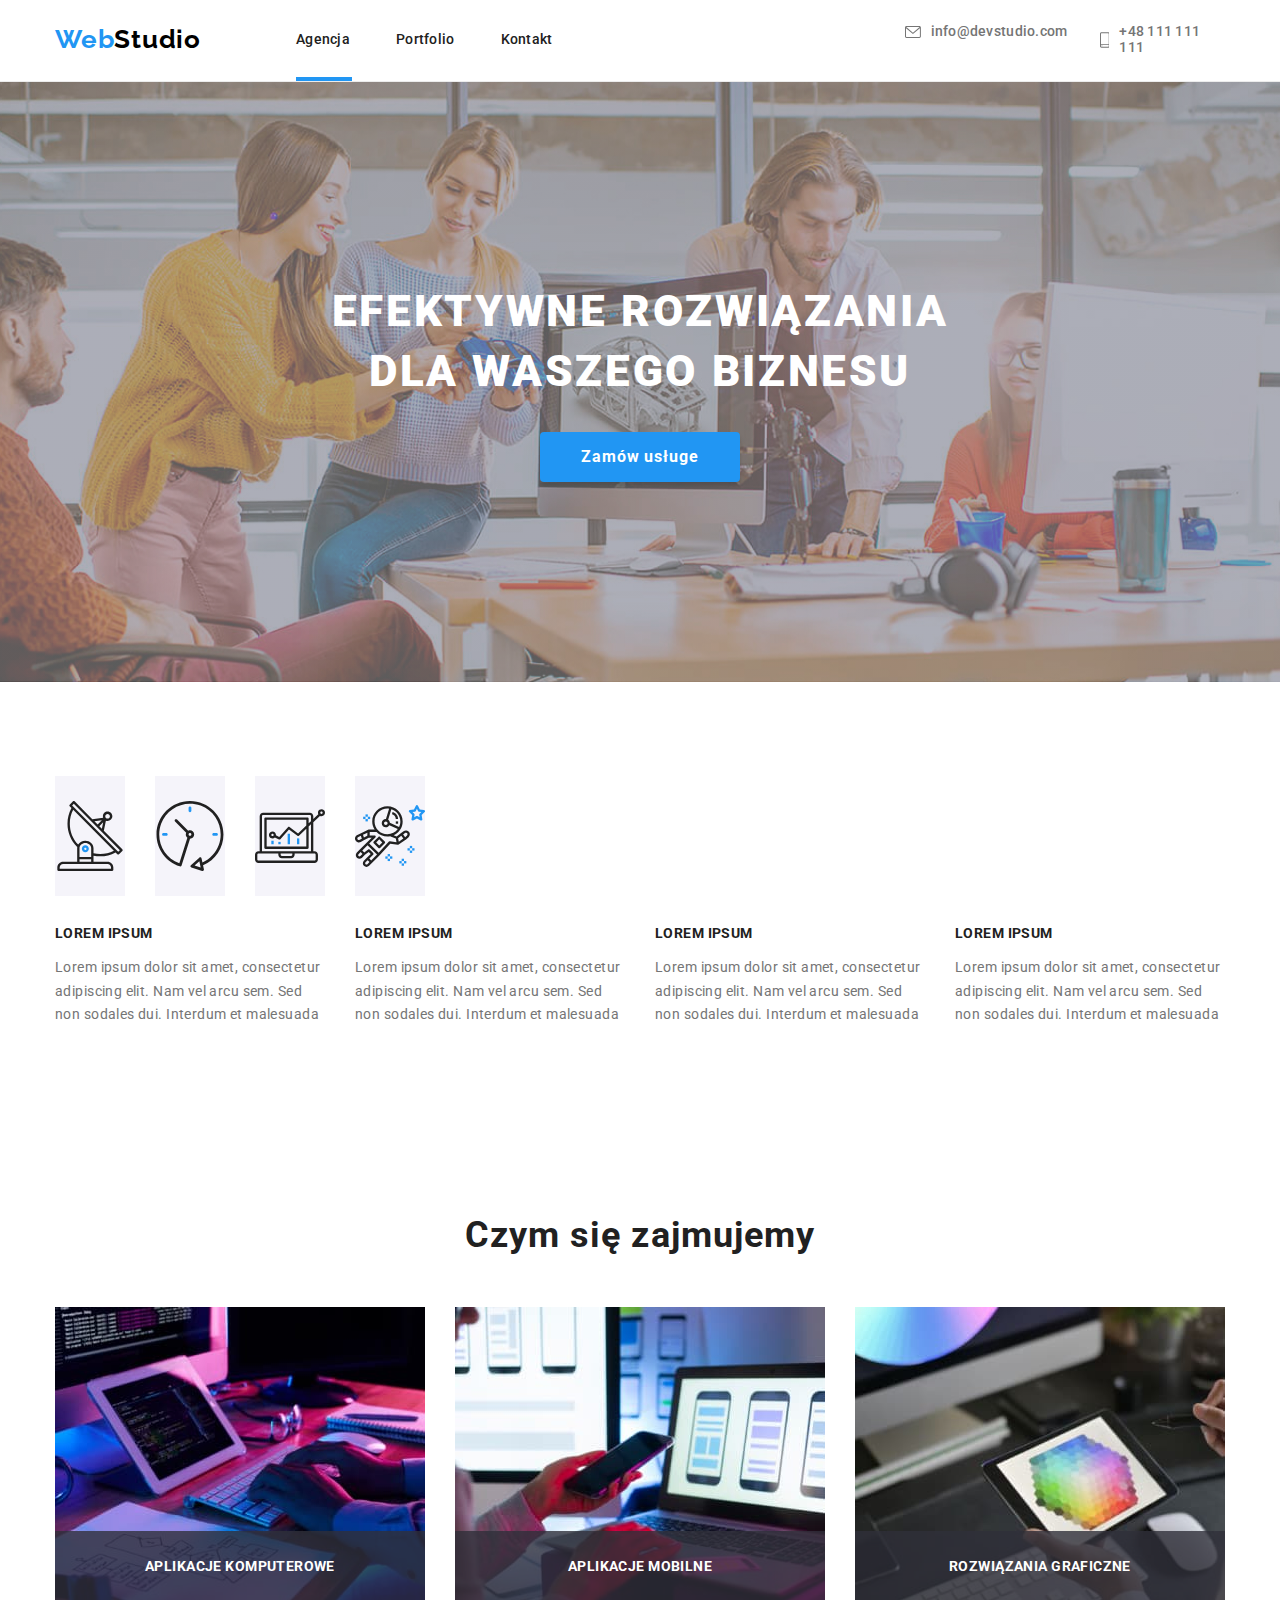
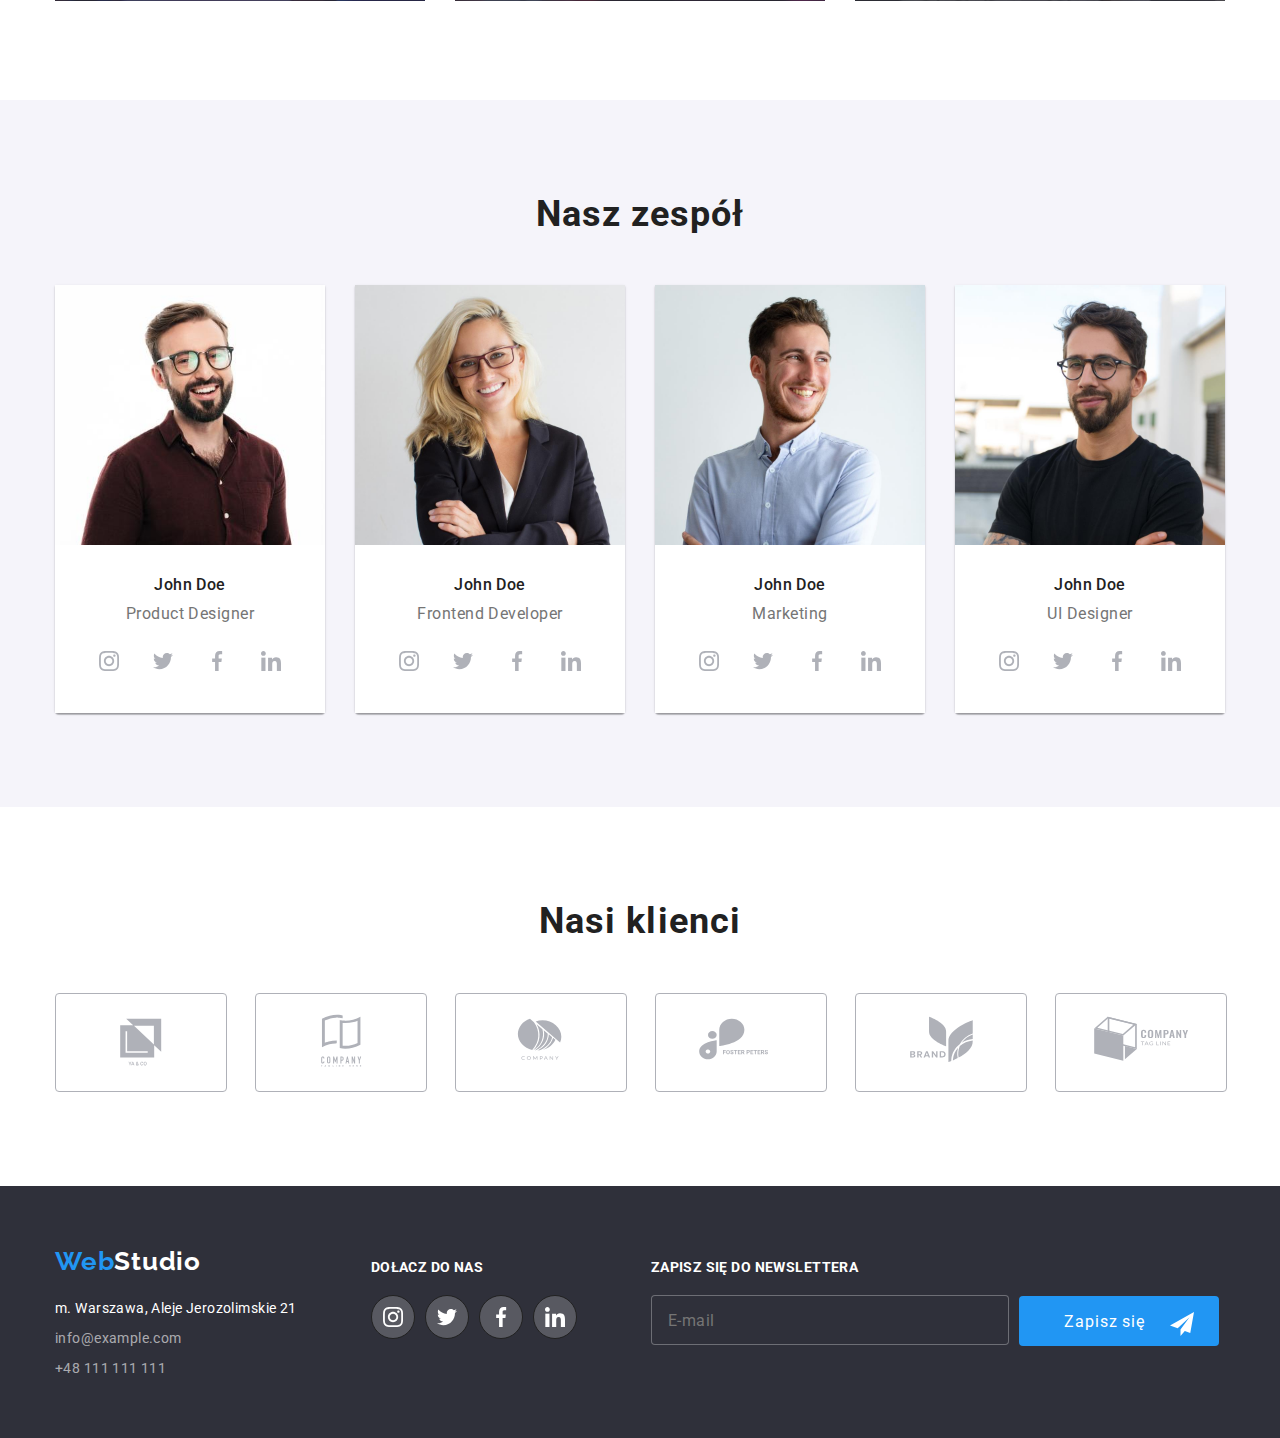
<file: index.html>
<!DOCTYPE html>
<html lang="pl">
  <head>
    <meta charset="UTF-8" />
    <meta http-equiv="X-UA-Compatible" content="IE=edge" />
    <meta name="viewport" content="width=device-width, initial-scale=1.0" />
    <title>Studio</title>
    <link rel="preconnect" href="https://fonts.googleapis.com" />
    <link rel="preconnect" href="https://fonts.gstatic.com" crossorigin />
    <link rel="stylesheet" href="./css/modern-normalize.css" />
    <link
      href="https://fonts.googleapis.com/css2?family=Raleway:wght@700&family=Roboto:wght@400;500;700;900&display=swap"
      rel="stylesheet"
    />
    <link href="./css/styles.css" rel="stylesheet" />
  </head>
  <body>
    <header class="menu">
      <div class="container">
        <div class="navigation-bar">
          <a class="logo" href="index.html"
            ><span class="first-word">Web</span
            ><span class="second-word">Studio</span></a
          >
          <nav class="main-navigation">
            <ul>
              <li><a class="link-nav index" href="index.html">Agencja</a></li>
              <li><a class="link-nav" href="portfolio.html">Portfolio</a></li>
              <li><a class="link-nav" href="#">Kontakt</a></li>
            </ul>
          </nav>
        </div>
        <ul class="contacts">
          <li>
            <a class="contact" href="mailto:info@devstudio.com">
              <svg width="16" height="12">
                <use href="./images/icons.svg#icon-envelope"></use>
              </svg>
              info@devstudio.com</a
            >
          </li>
          <li>
            <a class="contact" href="tel:+48111111111">
              <svg width="10" height="16">
                <use href="./images/icons.svg#icon-smartphone"></use>
              </svg>
              +48 111 111 111</a
            >
          </li>
        </ul>
      </div>
    </header>
    <main>
      <section class="section main-box">
        <div class="container">
          <h1>EFEKTYWNE ROZWIĄZANIA DLA WASZEGO BIZNESU</h1>
          <button class="main-button" type="button" data-modal-open>
            Zamów usługe
          </button>
        </div>
      </section>
      <section class="section features">
        <div class="container">
          <h2 class="hidden-header">Lorem</h2>
          <ul class="feature-pictures">
            <li>
              <svg width="70" height="70">
                <use href="./images/icons.svg#icon-antenna"></use>
              </svg>
            </li>
            <li>
              <svg width="70" height="70">
                <use href="./images/icons.svg#icon-clock"></use>
              </svg>
            </li>
            <li>
              <svg width="70" height="70">
                <use href="./images/icons.svg#icon-diagram"></use>
              </svg>
            </li>
            <li>
              <svg width="70" height="70">
                <use href="./images/icons.svg#icon-astronaut"></use>
              </svg>
            </li>
          </ul>

          <ul class="feature-list">
            <li>
              <h3 class="feature">LOREM IPSUM</h3>
              <p class="feature-description">
                Lorem ipsum dolor sit amet, consectetur adipiscing elit. Nam vel
                arcu sem. Sed non sodales dui. Interdum et malesuada
              </p>
            </li>
            <li>
              <h3 class="feature">LOREM IPSUM</h3>
              <p class="feature-description">
                Lorem ipsum dolor sit amet, consectetur adipiscing elit. Nam vel
                arcu sem. Sed non sodales dui. Interdum et malesuada
              </p>
            </li>
            <li>
              <h3 class="feature">LOREM IPSUM</h3>
              <p class="feature-description">
                Lorem ipsum dolor sit amet, consectetur adipiscing elit. Nam vel
                arcu sem. Sed non sodales dui. Interdum et malesuada
              </p>
            </li>
            <li>
              <h3 class="feature">LOREM IPSUM</h3>
              <p class="feature-description">
                Lorem ipsum dolor sit amet, consectetur adipiscing elit. Nam vel
                arcu sem. Sed non sodales dui. Interdum et malesuada
              </p>
            </li>
          </ul>
        </div>
      </section>

      <section class="section services">
        <div class="container">
          <h2>Czym się zajmujemy</h2>
          <ul class="images-services">
            <li>
              <div class="images-services-item">
                <img
                  src="./images/box1.jpg"
                  width="370"
                  height="294"
                  alt="programista piszący kod"
                />
                <div class="name-services">
                  <p>Aplikacje komputerowe</p>
                </div>
              </div>
            </li>
            <li>
              <div class="images-services-item">
                <img
                  src="./images/box2.jpg"
                  width="370"
                  height="294"
                  alt="programowanie smartfona"
                />
                <div class="name-services">
                  <p>Aplikacje mobilne</p>
                </div>
              </div>
            </li>
            <li>
              <div class="images-services-item">
                <img
                  src="./images/box3.jpg"
                  width="370"
                  height="294"
                  alt="stylowanie kolorów"
                />
                <div class="name-services">
                  <p>Rozwiązania graficzne</p>
                </div>
              </div>
            </li>
          </ul>
        </div>
      </section>
      <section class="section team">
        <div class="container">
          <h2>Nasz zespół</h2>
          <ul class="photo-team">
            <li>
              <figure class="team-card">
                <div>
                  <img
                    src="./images/img1.jpg"
                    width="270"
                    height="260"
                    alt="zdjęcie członka zespołu"
                  />
                </div>
                <figcaption class="photo-caption-team">
                  <p class="name-team-member">John Doe</p>
                  <p class="position-team-member">Product Designer</p>
                  <ul class="social-media">
                    <li>
                      <div class="circle">
                        <svg width="20" height="20">
                          <use href="./images/icons.svg#icon-instagram"></use>
                        </svg>
                      </div>
                    </li>
                    <li>
                      <div>
                        <svg width="20" height="20">
                          <use href="./images/icons.svg#icon-twitter"></use>
                        </svg>
                      </div>
                    </li>
                    <li>
                      <div>
                        <svg width="20" height="20">
                          <use href="./images/icons.svg#icon-facebook"></use>
                        </svg>
                      </div>
                    </li>
                    <li>
                      <div>
                        <svg width="20" height="20">
                          <use href="./images/icons.svg#icon-linkedin"></use>
                        </svg>
                      </div>
                    </li>
                  </ul>
                </figcaption>
              </figure>
            </li>
            <li>
              <figure class="team-card">
                <div>
                  <img
                    src="./images/img2.jpg"
                    width="270"
                    height="260"
                    alt="zdjęcie członka zespołu"
                  />
                </div>
                <figcaption class="photo-caption-team">
                  <p class="name-team-member">John Doe</p>
                  <p class="position-team-member">Frontend Developer</p>
                  <ul class="social-media">
                    <li>
                      <div class="circle">
                        <svg width="20" height="20">
                          <use href="./images/icons.svg#icon-instagram"></use>
                        </svg>
                      </div>
                    </li>
                    <li>
                      <div>
                        <svg width="20" height="20">
                          <use href="./images/icons.svg#icon-twitter"></use>
                        </svg>
                      </div>
                    </li>
                    <li>
                      <div>
                        <svg width="20" height="20">
                          <use href="./images/icons.svg#icon-facebook"></use>
                        </svg>
                      </div>
                    </li>
                    <li>
                      <div>
                        <svg width="20" height="20">
                          <use href="./images/icons.svg#icon-linkedin"></use>
                        </svg>
                      </div>
                    </li>
                  </ul>
                </figcaption>
              </figure>
            </li>
            <li>
              <figure class="team-card">
                <div>
                  <img
                    src="./images/img3.jpg"
                    width="270"
                    height="260"
                    alt="zdjęcie członka zespołu"
                  />
                </div>
                <figcaption class="photo-caption-team">
                  <p class="name-team-member">John Doe</p>
                  <p class="position-team-member">Marketing</p>
                  <ul class="social-media">
                    <li>
                      <div class="circle">
                        <svg width="20" height="20">
                          <use href="./images/icons.svg#icon-instagram"></use>
                        </svg>
                      </div>
                    </li>
                    <li>
                      <div>
                        <svg width="20" height="20">
                          <use href="./images/icons.svg#icon-twitter"></use>
                        </svg>
                      </div>
                    </li>
                    <li>
                      <div>
                        <svg width="20" height="20">
                          <use href="./images/icons.svg#icon-facebook"></use>
                        </svg>
                      </div>
                    </li>
                    <li>
                      <div>
                        <svg width="20" height="20">
                          <use href="./images/icons.svg#icon-linkedin"></use>
                        </svg>
                      </div>
                    </li>
                  </ul>
                </figcaption>
              </figure>
            </li>
            <li>
              <figure class="team-card">
                <div>
                  <img
                    src="./images/img4.jpg"
                    width="270"
                    height="260"
                    alt="zdjęcie członka zespołu"
                  />
                </div>
                <figcaption class="photo-caption-team">
                  <p class="name-team-member">John Doe</p>
                  <p class="position-team-member">UI Designer</p>
                  <ul class="social-media">
                    <li>
                      <div>
                        <svg width="20" height="20">
                          <use href="./images/icons.svg#icon-instagram"></use>
                        </svg>
                      </div>
                    </li>
                    <li>
                      <div>
                        <svg width="20" height="20">
                          <use href="./images/icons.svg#icon-twitter"></use>
                        </svg>
                      </div>
                    </li>
                    <li>
                      <div>
                        <svg width="20" height="20">
                          <use href="./images/icons.svg#icon-facebook"></use>
                        </svg>
                      </div>
                    </li>
                    <li>
                      <div>
                        <svg width="20" height="20">
                          <use href="./images/icons.svg#icon-linkedin"></use>
                        </svg>
                      </div>
                    </li>
                  </ul>
                </figcaption>
              </figure>
            </li>
          </ul>
        </div>
      </section>

      <section class="section">
        <div class="container">
          <h2>Nasi klienci</h2>
          <ul class="our-customers">
            <li>
              <svg width="170" height="92">
                <use href="./images/icons.svg#icon-Client-1"></use>
              </svg>
            </li>
            <li>
              <svg width="170" height="92">
                <use href="./images/icons.svg#icon-Client-2"></use>
              </svg>
            </li>
            <li>
              <svg width="170" height="92">
                <use href="./images/icons.svg#icon-Client-3"></use>
              </svg>
            </li>
            <li>
              <svg width="170" height="92">
                <use href="./images/icons.svg#icon-Client-4"></use>
              </svg>
            </li>
            <li>
              <svg width="170" height="92">
                <use href="./images/icons.svg#icon-Client-5"></use>
              </svg>
            </li>
            <li>
              <svg width="170" height="92">
                <use href="./images/icons.svg#icon-Client-6"></use>
              </svg>
            </li>
          </ul>
        </div>
      </section>
    </main>
    <footer class="contact-info">
      <div class="container">
        <div class="column1">
          <a class="logo-footer" href="index.html"
            ><span class="first-word-footer">Web</span
            ><span class="second-word-footer">Studio</span></a
          >

          <address class="address">m. Warszawa, Aleje Jerozolimskie 21</address>
          <ul>
            <li>
              <a class="footer-contact" href="mailto:info@example.com">
                info@example.com</a
              >
            </li>
            <li>
              <a class="footer-contact" href="tel:+48111111111">
                +48 111 111 111</a
              >
            </li>
          </ul>
        </div>
        <div class="column2">
          <p class="social-paragraph">Dołacz do nas</p>
          <ul class="social-media-footer">
            <li>
              <div>
                <svg width="20" height="20">
                  <use href="./images/icons.svg#icon-instagram"></use>
                </svg>
              </div>
            </li>
            <li>
              <div>
                <svg width="20" height="20">
                  <use href="./images/icons.svg#icon-twitter"></use>
                </svg>
              </div>
            </li>
            <li>
              <div>
                <svg width="20" height="20">
                  <use href="./images/icons.svg#icon-facebook"></use>
                </svg>
              </div>
            </li>
            <li>
              <div>
                <svg width="20" height="20">
                  <use href="./images/icons.svg#icon-linkedin"></use>
                </svg>
              </div>
            </li>
          </ul>
        </div>
        <div class="column3">
          <form class="mail-form">
            <label class="newsletter-paragraph" for="mail"
              >Zapisz się do newslettera
              <input type="email" id="mail" placeholder="E-mail"
            /></label>
            <button type="submit" class="newsletter-button">
              <span>Zapisz się</span>
              <svg class="icon-send" width="24" height="24">
                <use href="images/icons.svg#icon-send"></use>
              </svg>
            </button>
          </form>
        </div>
      </div>
    </footer>
    <div class="backdrop is-hidden" data-modal>
      <div class="modal">
        <p>Zostaw swoje dane w formularzu poniżej</p>
        <form class="modal-form">
          <fieldset class="modal-fieldset">
            <label for="name">Imię</label>
            <svg class="icon" title width="18" height="18">
              <use href="./images/icons.svg#icon-person"></use>
            </svg>
            <input type="text" name="name" id="name" />
          </fieldset>

          <fieldset class="modal-fieldset">
            <label for="phone">Telefon</label>
            <svg class="icon" title width="18" height="18">
              <use href="./images/icons.svg#icon-phone"></use>
            </svg>
            <input type="tel" name="tel" id="phone" />
          </fieldset>

          <fieldset class="modal-fieldset">
            <label for="mail">Email</label>
            <svg class="icon" title width="18" height="18">
              <use href="./images/icons.svg#icon-email"></use>
            </svg>
            <input type="email" name="email" id="mail" />
          </fieldset>

          <fieldset class="fieldset-textarea">
            <label class="label-textarea"
              >Komentarz<textarea
                class="textarea"
                type="textarea"
                name="textarea"
                rows="5"
                placeholder="Wprowadź tekst"
              ></textarea>
            </label>
          </fieldset>

          <fieldset class="checkbox-fieldset">
            <label class="legal-checkbox">
              <input type="checkbox" name="legal" id="legal" />
              Oświadczam iż akceptuję <a href="#">Regulamin</a> i
              <a href="#">Politykę Prywatności</a>
              <span class="checkmark"
                ><svg width="16" height="15">
                  <use href="./images/icons.svg#icon-vector-sqr"></use>
                </svg>
              </span>
              <svg width="15" height="14">
                <use href="./images/icons.svg#icon-vector"></use>
              </svg>
            </label>
          </fieldset>

          <button type="submit" class="form-btn">Wyślij</button>
        </form>

        <button type="button" class="close-btn" data-modal-close>
          <svg width="18" height="18">
            <use href="./images/icons.svg#icon-close"></use>
          </svg>
        </button>
      </div>
    </div>
    <script src="./js/modal.js"></script>
  </body>
</html>
</file>
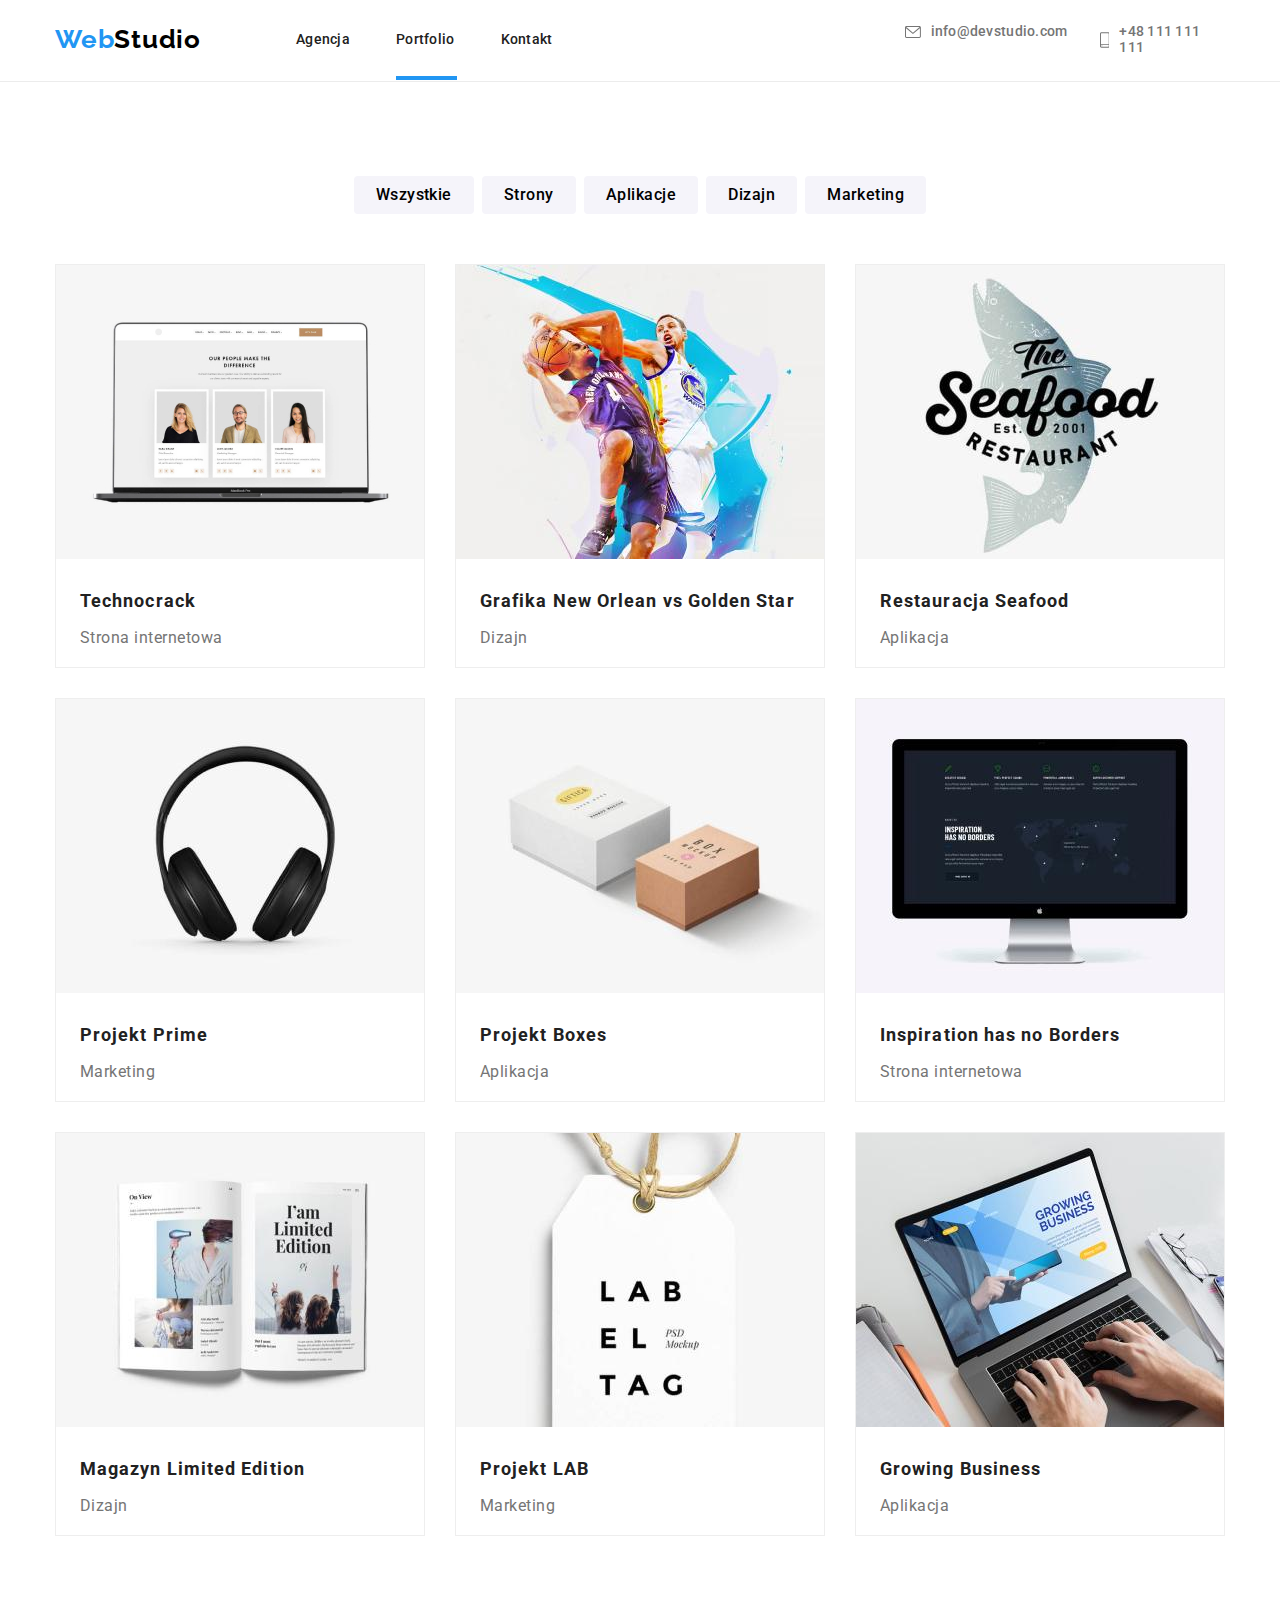
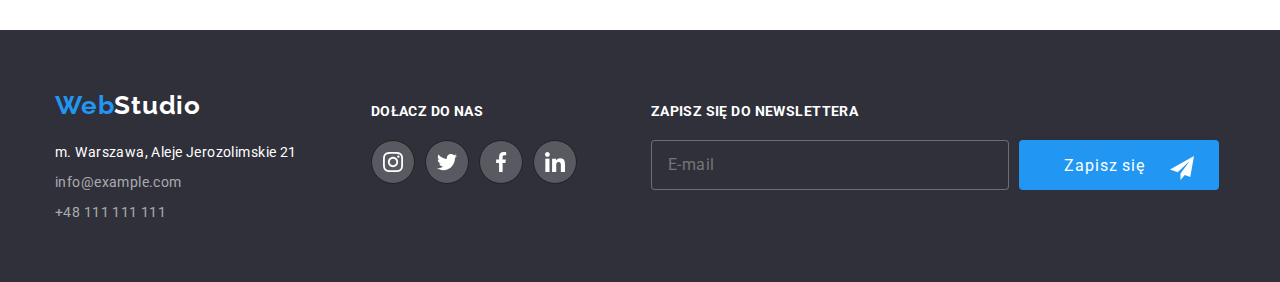
<file: portfolio.html>
<!DOCTYPE html>
<html lang="pl">
  <head>
    <meta charset="UTF-8" />
    <meta http-equiv="X-UA-Compatible" content="IE=edge" />
    <meta name="viewport" content="width=device-width, initial-scale=1.0" />
    <title>Portfolio</title>
    <link rel="preconnect" href="https://fonts.googleapis.com" />
    <link rel="preconnect" href="https://fonts.gstatic.com" crossorigin />
    <link
      href="https://fonts.googleapis.com/css2?family=Raleway:wght@700&family=Roboto:wght@400;500;700;900&display=swap"
      rel="stylesheet"
    />
    <link href="./css/modern-normalize.css" rel="stylesheet" />
    <link href="./css/styles.css" rel="stylesheet" />
  </head>
  <body>
    <header class="menu">
      <div class="container">
        <div class="navigation-bar">
          <a class="logo" href="index.html"
            ><span class="first-word">Web</span
            ><span class="second-word">Studio</span></a
          >
          <nav class="main-navigation">
            <ul>
              <li><a class="link-nav" href="index.html">Agencja</a></li>
              <li>
                <a class="link-nav portfolio" href="portfolio.html"
                  >Portfolio</a
                >
              </li>
              <li><a class="link-nav" href="#">Kontakt</a></li>
            </ul>
          </nav>
        </div>
        <ul class="contacts">
          <li>
            <a class="contact" href="mailto:info@devstudio.com">
              <svg width="16" height="12">
                <use href="./images/icons.svg#icon-envelope"></use>
              </svg>
              info@devstudio.com</a
            >
          </li>
          <li>
            <a class="contact" href="tel:+48111111111">
              <svg width="10" height="16">
                <use href="./images/icons.svg#icon-smartphone"></use>
              </svg>
              +48 111 111 111</a
            >
          </li>
        </ul>
      </div>
    </header>
    <main>
      <section class="section">
        <div class="container">
          <div class="filter">
            <ul>
              <li><button type="button">Wszystkie</button></li>
              <li><button type="button">Strony</button></li>
              <li><button type="button">Aplikacje</button></li>
              <li><button type="button">Dizajn</button></li>
              <li><button type="button">Marketing</button></li>
            </ul>
          </div>

          <ul class="project-items">
            <li>
              <figure class="project-card">
                <div class="project-image">
                  <img
                    src="./images/port1.jpg"
                    width="370"
                    height="294"
                    alt="Ekran przedstawiający stronę internetową"
                  />
                  <div class="overlay">
                    <p>
                      Technocrack jest popularną platformą wykorzystywaną do
                      rozpowszechniania koronawirusa. Firmy wykorzystują tę
                      platformę do celów szpiegowskich i ataków na
                      niezabezpieczone serwery konkurencji
                    </p>
                  </div>
                </div>
                <figcaption class="photo-caption">
                  <p class="project-name">Technocrack</p>
                  <p class="project-type">Strona internetowa</p>
                </figcaption>
              </figure>
            </li>
            <li>
              <figure class="project-card">
                <div class="project-image">
                  <img
                    src="./images/port2.jpg"
                    width="370"
                    height="294"
                    alt="Grafika z koszykarzami"
                  />
                  <div class="overlay">
                    <p>
                      Technocrack jest popularną platformą wykorzystywaną do
                      rozpowszechniania koronawirusa. Firmy wykorzystują tę
                      platformę do celów szpiegowskich i ataków na
                      niezabezpieczone serwery konkurencji
                    </p>
                  </div>
                </div>
                <figcaption class="photo-caption">
                  <p class="project-name">Grafika New Orlean vs Golden Star</p>
                  <p class="project-type">Dizajn</p>
                </figcaption>
              </figure>
            </li>
            <li>
              <figure class="project-card">
                <div class="project-image">
                  <img
                    src="./images/port3.jpg"
                    width="370"
                    height="294"
                    alt="Logo restauracji"
                  />
                  <div class="overlay">
                    <p>
                      Technocrack jest popularną platformą wykorzystywaną do
                      rozpowszechniania koronawirusa. Firmy wykorzystują tę
                      platformę do celów szpiegowskich i ataków na
                      niezabezpieczone serwery konkurencji
                    </p>
                  </div>
                </div>
                <figcaption class="photo-caption">
                  <p class="project-name">Restauracja Seafood</p>
                  <p class="project-type">Aplikacja</p>
                </figcaption>
              </figure>
            </li>
            <li>
              <figure class="project-card">
                <div class="project-image">
                  <img
                    src="./images/port4.jpg"
                    width="370"
                    height="294"
                    alt="Zdjęcie słuchawek"
                  />
                  <div class="overlay">
                    <p>
                      Technocrack jest popularną platformą wykorzystywaną do
                      rozpowszechniania koronawirusa. Firmy wykorzystują tę
                      platformę do celów szpiegowskich i ataków na
                      niezabezpieczone serwery konkurencji
                    </p>
                  </div>
                </div>
                <figcaption class="photo-caption">
                  <p class="project-name">Projekt Prime</p>
                  <p class="project-type">Marketing</p>
                </figcaption>
              </figure>
            </li>
            <li>
              <figure class="project-card">
                <div class="project-image">
                  <img
                    src="./images/port5.jpg"
                    width="370"
                    height="294"
                    alt="Dwa Pudełka"
                  />
                  <div class="overlay">
                    <p>
                      Technocrack jest popularną platformą wykorzystywaną do
                      rozpowszechniania koronawirusa. Firmy wykorzystują tę
                      platformę do celów szpiegowskich i ataków na
                      niezabezpieczone serwery konkurencji
                    </p>
                  </div>
                </div>
                <figcaption class="photo-caption">
                  <p class="project-name">Projekt Boxes</p>
                  <p class="project-type">Aplikacja</p>
                </figcaption>
              </figure>
            </li>
            <li>
              <figure class="project-card">
                <div class="project-image">
                  <img
                    src="./images/port6.jpg"
                    width="370"
                    height="294"
                    alt="Monitor z stroną internetową"
                  />
                  <div class="overlay">
                    <p>
                      Technocrack jest popularną platformą wykorzystywaną do
                      rozpowszechniania koronawirusa. Firmy wykorzystują tę
                      platformę do celów szpiegowskich i ataków na
                      niezabezpieczone serwery konkurencji
                    </p>
                  </div>
                </div>
                <figcaption class="photo-caption">
                  <p class="project-name">Inspiration has no Borders</p>
                  <p class="project-type">Strona internetowa</p>
                </figcaption>
              </figure>
            </li>
            <li>
              <figure class="project-card">
                <div class="project-image">
                  <img
                    src="./images/port7.jpg"
                    width="370"
                    height="294"
                    alt="Otwarte strony magazynu"
                  />
                  <div class="overlay">
                    <p>
                      Technocrack jest popularną platformą wykorzystywaną do
                      rozpowszechniania koronawirusa. Firmy wykorzystują tę
                      platformę do celów szpiegowskich i ataków na
                      niezabezpieczone serwery konkurencji
                    </p>
                  </div>
                </div>
                <figcaption class="photo-caption">
                  <p class="project-name">Magazyn Limited Edition</p>
                  <p class="project-type">Dizajn</p>
                </figcaption>
              </figure>
            </li>
            <li>
              <figure class="project-card">
                <div class="project-image">
                  <img
                    src="./images/port8.jpg"
                    width="370"
                    height="294"
                    alt="Zawieszka z logo"
                  />
                  <div class="overlay">
                    <p>
                      Technocrack jest popularną platformą wykorzystywaną do
                      rozpowszechniania koronawirusa. Firmy wykorzystują tę
                      platformę do celów szpiegowskich i ataków na
                      niezabezpieczone serwery konkurencji
                    </p>
                  </div>
                </div>
                <figcaption class="photo-caption">
                  <p class="project-name">Projekt LAB</p>
                  <p class="project-type">Marketing</p>
                </figcaption>
              </figure>
            </li>
            <li>
              <figure class="project-card">
                <div class="project-image">
                  <img
                    src="./images/port9.jpg"
                    width="370"
                    height="294"
                    alt="Laptop z dłońmi piszącymi na klawiaturze"
                  />
                  <div class="overlay">
                    <p>
                      Technocrack jest popularną platformą wykorzystywaną do
                      rozpowszechniania koronawirusa. Firmy wykorzystują tę
                      platformę do celów szpiegowskich i ataków na
                      niezabezpieczone serwery konkurencji
                    </p>
                  </div>
                </div>
                <figcaption class="photo-caption">
                  <p class="project-name">Growing Business</p>
                  <p class="project-type">Aplikacja</p>
                </figcaption>
              </figure>
            </li>
          </ul>
        </div>
      </section>
    </main>
    <footer class="contact-info">
      <div class="container">
        <div class="column1">
          <a class="logo-footer" href="index.html"
            ><span class="first-word-footer">Web</span
            ><span class="second-word-footer">Studio</span></a
          >

          <address class="address">m. Warszawa, Aleje Jerozolimskie 21</address>
          <ul>
            <li>
              <a class="footer-contact" href="mailto:info@example.com">
                info@example.com</a
              >
            </li>
            <li>
              <a class="footer-contact" href="tel:+48111111111">
                +48 111 111 111</a
              >
            </li>
          </ul>
        </div>
        <div class="column2">
          <p class="social-paragraph">Dołacz do nas</p>
          <ul class="social-media-footer">
            <li>
              <div>
                <svg width="20" height="20">
                  <use href="./images/icons.svg#icon-instagram"></use>
                </svg>
              </div>
            </li>
            <li>
              <div>
                <svg width="20" height="20">
                  <use href="./images/icons.svg#icon-twitter"></use>
                </svg>
              </div>
            </li>
            <li>
              <div>
                <svg width="20" height="20">
                  <use href="./images/icons.svg#icon-facebook"></use>
                </svg>
              </div>
            </li>
            <li>
              <div>
                <svg width="20" height="20">
                  <use href="./images/icons.svg#icon-linkedin"></use>
                </svg>
              </div>
            </li>
          </ul>
        </div>
        <div class="column3">
          <form class="mail-form">
            <label class="newsletter-paragraph" for="mail"
              >Zapisz się do newslettera
              <input type="email" id="mail" placeholder="E-mail"
            /></label>
            <button type="submit" class="newsletter-button">
              <span>Zapisz się</span>
              <svg class="icon-send" width="24" height="24">
                <use href="images/icons.svg#icon-send"></use>
              </svg>
            </button>
          </form>
        </div>
      </div>
    </footer>
  </body>
</html>
</file>
<file: css/styles.css>
:root {
  --black-main: #212121;
  --second-black: #000000;
  --main-blue: #2196f3;
  --background-grey: #2f303a;
  --main-white: #ffffff;
  --light-pink: #f5f4fa;
  --main-silver: #757575;
  --second-silver: rgba(255, 255, 255, 0.6);
  --light-grey: #eeeeee;
  --second-light-grey: #ececec;
  --icon-color4: #afb1b8;
  --shadow-grey: rgba(229, 229, 229, 0.4);
  --black-transp: rgba(0, 0, 0, 0.15);
  --opacity-white: rgba(255, 255, 255, 0.2);
}

.backdrop {
  position: fixed;
  top: 0;
  left: 0;
  width: 100vw;
  height: 100vh;
  background-color: rgba(0, 0, 0, 0.6);
}

.modal {
  position: absolute;
  top: 50%;
  left: 50%;
  translate: -50% -50%;
  width: 528px;
  height: 581px;
  background-color: #ffffff;
  border: 2px solide var(--second-black);
  border-radius: 4px;
  opacity: inherit;
  visibility: inherit;
  transition-property: visibility, opacity;
  transition-duration: 1s;
  transition-timing-function: cubic-bezier(0.4, 0, 0.2, 1);
  padding: 40px;

}

.is-hidden {
  opacity: 0;
  visibility: hidden;
  pointer-events: none;
}


.close-btn {
  position: absolute;
  top: 8px;
  right: 8px;
  width: 30px;
  height: 30px;
  border-radius: 50%;
  border: 1px solid rgba(0, 0, 0, 0.1);
  cursor: pointer;
  background-color: var(--main-white);
}

.close-btn svg {
  position: absolute;
  right: 5px;
  top: 5px;
}

.modal-fieldset {

  position: relative;
  width: 448px;
  height: 40px;
  padding: 0;
  margin: 28px 0 0;
  border: 1px solid rgba(33, 33, 33, 0.2);
  border-radius: 4px;
}

.modal p {
  text-align: center;
  font-size: 20px;
  font-weight: 700;
  line-height: 1.17;
  margin: 0;
  margin-bottom: 12px;
}

.modal-form {
  display: flex;
  flex-direction: column;
}

.modal-form .icon {
  fill: var(--black-main);
  margin-right: 5px;
  width: 18px;
  height: 18px;
  margin-block: 11px;
  margin-left: 12px;
}

.modal-form label {
  position: absolute;
  top: -18px;
  left: 0;
  font-size: 12px;
  color: var(--main-silver);
}

.form-btn {
  width: 200px;
  height: 50px;
  background-color: var(--main-blue);
  font-size: 16px;
  font-weight: 700;
  line-height: 1.88;
  letter-spacing: 0.06em;
  color: var(--main-white);
  align-content: center;
  border-radius: 4px;
  border: none;
  margin-top: 30px;
  align-self: center;
  cursor: pointer;
  box-shadow: 1px 0px 2px rgba(0, 0, 0, 0.2), 1px 0px 1px rgba(0, 0, 0, 0.14), 3px 0px 1px rgba(0, 0, 0, 0.12);
}

.modal-form input {

  position: absolute;
  top: 10px;
  left: 42px;
  width: 400px;
  border: 0;
  outline: none;
  background-color: transparent;
  font-size: 16px;
}

.modal-form input::placeholder {
  color: rgba(117, 117, 117, 0.5);
  font-size: 12px;
}

.modal-fieldset:has(input:focus) {
  border-color: var(--main-blue);
}

.modal-fieldset:has(input:focus) .icon {
  fill: var(--main-blue);
}

.fieldset-textarea {
  width: 448px;
  height: 120px;
  padding: 12px 16px 12px;
  padding: 0;
  margin: 28px 0 0;
  border: 1px solid rgba(33, 33, 33, 0.2);
  border-radius: 4px;
  position: relative;
}

.fieldset-textarea:has(textarea:focus) {
  border-color: var(--main-blue);
}

.label-textarea {
  position: absolute;
  top: -18px;
  left: 0;
  font-size: 12px;
  color: var(--main-silver);
}

.textarea {
  position: absolute;
  top: 28px;
  left: 16px;
  width: 416px;
  height: 96px;
  border: none;
  outline: none;
  font-size: 16px;
  line-height: 1.17;
  background-color: transparent;
  resize: none;
}

.textarea::placeholder {
  color: rgba(117, 117, 117, 0.5);
  font-size: 12px;
}

.checkbox-fieldset {
  position: relative;
  border: none;
  padding: 0;
  margin: 28px 0 0;
}

.legal-checkbox {
  position: relative;
  font-size: 14px;
  line-height: 1.71;
  color: var(--main-silver);
  letter-spacing: 0.03em;
  padding-left: 23px;
  cursor: pointer;

}

.legal-checkbox a {
  color: var(--main-blue);
}

.legal-checkbox input {
  position: absolute;
  width: 0;
  height: 0;
  left: 0;
  top: 2px;
  cursor: pointer;
  opacity: 0;


}

.legal-checkbox .checkmark {
  position: absolute;
  width: 15px;
  height: 14px;
  left: 0px;
  top: 2px;
}


.checkmark~svg {
  position: absolute;
  left: 1px;
  top: 3px;
  fill: var(--main-white);
  opacity: 0;
  transition: opacity 0.25s;
}

.legal-checkbox input:checked~svg {
  opacity: 1;
}

.legal-checkbox input:checked~.checkmark {
  background-color: var(--main-blue);
  stroke: var(--main-blue);
}


body {
  font-family: "Roboto", sans-serif;
  color: var(--black-main);
  background-color: var(--main-white);
  position: relative;
}

.hidden-header {
  position: absolute;
  visibility: hidden;
  pointer-events: none;
  opacity: 0;
}

ul {
  list-style: none;
  padding-left: 0;
  margin-block: 0;
}

.menu {
  width: 100%;
  padding-bottom: 25px;
  padding-top: 24px;
  border-bottom: 1px solid var(--second-light-grey);
  display: flex;
  justify-content: center;
}

.menu>.container {
  display: flex;
  gap: 352px;
  align-items: center;
}

.navigation-bar {
  display: flex;
  gap: 95px;
  align-items: center;
}

.logo {
  font-family: "Raleway", sans-serif;
  font-weight: 700;
  font-size: 26px;
  line-height: 1.19;

  letter-spacing: 0.03em;
  text-decoration-line: none;
}

.first-word {
  color: Var(--main-blue);
}

.second-word {
  color: Var(--second-black);
}

.main-navigation {
  font-weight: 500;
  font-size: 14px;
  line-height: 1.14;
  letter-spacing: 0.02em;
  padding: 0;
}

.main-navigation ul {
  padding: 0;
  margin: 0;
  display: flex;
  gap: 46px;
}

.main-navigation li {
  flex-basis: calc((100% - 2 * 46px) / 3);
}

.link-nav {
  text-decoration-line: none;
  color: var(--black-main);
  position: relative;
  transition: color 250ms cubic-bezier(0.4, 0, 0.2, 1);
}

.link-nav:hover {
  color: var(--main-blue);
}

.link-nav:focus {
  color: var(--main-blue);
}

.link-nav:active {
  color: var(--main-blue);
}

/* .link-nav:hover::after {
  content: "";
  height: 1px;
  width: 100%;
  position: absolute;
  left: 0;
  bottom: 0px;
  background-color: var(--main-blue); */
/* } */

.portfolio::after {
  content: "";
  height: 4px;
  width: 104%;
  position: absolute;
  left: 0;
  bottom: -33px;
  background-color: var(--main-blue);
}

.index::after {
  content: "";
  height: 4px;
  width: 104%;
  position: absolute;
  left: 0;
  bottom: -34px;
  background-color: var(--main-blue);
}

.contacts {
  display: flex;
  gap: 32px;
}

.contacts li {
  flex-basis: calc((100% - 30px) / 2);
}

.contact {
  font-weight: 500;
  font-size: 14px;
  line-height: 1.14;
  letter-spacing: 0.02em;
  color: var(--main-silver);
  text-decoration-line: none;
  display: flex;
  align-items: center;
  gap: 10px;
  transition: color 250ms cubic-bezier(0.4, 0, 0.2, 1),
    stroke 250 ms cubic-bezier(0.4, 0, 0.2, 1);
}

.contact:focus {
  color: var(--main-blue);
  stroke: var(--main-blue);
}

.contact:hover {
  color: var(--main-blue);
  stroke: var(--main-blue);
}

.main-box {
  background-image: linear-gradient(90deg,
      var(--shadow-grey),
      var(--shadow-grey)),
    url(../images/img.jpg);
  max-width: 100%;
  background-repeat: no-repeat;
  background-position: center;
  background-size: cover, 1600px;
}

h1 {
  font-weight: 900;
  font-size: 44px;
  line-height: 1.36;
  text-align: center;
  letter-spacing: 0.06em;
  text-transform: uppercase;
  width: 696px;

  color: var(--main-white);
  margin: 0;
}

.main-box>.container {
  display: flex;
  align-items: center;
  flex-direction: column;
  gap: 30px;
  padding-block: 106px;
}

.main-button {
  background-color: var(--main-blue);
  font-weight: 700;
  font-size: 16px;
  line-height: 1.88;
  text-align: center;
  letter-spacing: 0.06em;
  color: var(--main-white);
  border: none;
  border-radius: 4px;
  box-shadow: 0px 4px 4px var(--black-transp);
  cursor: pointer;
  padding-block: 10px;
  width: 200px;
  transition: background-color 250ms cubic-bezier(0.4, 0, 0.2, 1);
}

.main-button:hover {
  background-color: var(--main-silver);
}

.feature-pictures {
  display: flex;
  gap: 30px;
  margin-bottom: 30px;
}

.feature-pictures li {
  flex-basis: calc((100% -90px) / 4);
  padding-block: 25px;
  background-color: var(--light-pink);
  display: flex;
  justify-content: center;
}

.feature-list {
  display: flex;
  gap: 30px;
}

.feature-list li {
  flex-basis: calc((100% - 90px) / 4);
}

.feature {
  font-size: 14px;
  line-height: 1.14;
  letter-spacing: 0.03em;
  text-transform: uppercase;
  margin-block: 0;
}

.feature-description {
  font-size: 14px;
  line-height: 1.71;
  letter-spacing: 0.03em;
  color: var(--main-silver);
  margin-bottom: 0;
}

h2 {
  font-weight: 700;
  font-size: 36px;
  line-height: 1.16;
  text-align: center;
  letter-spacing: 0.03em;
  margin: 0 0 50px 0;
}

.images-services {
  display: flex;
  gap: 30px;
}

.images-services li {
  flex-basis: calc((100% - 2 * 30px) / 3);
}

.images-services-item {
  position: relative;
}

.name-services {
  position: absolute;
  left: 0;
  bottom: 5px;
  width: 100%;
  height: 70px;
  background-color: rgba(47, 48, 58, 0.8);
  padding-block: 27px;
}

.name-services p {
  line-height: 1.17;
  font-size: 14px;
  font-weight: 700;
  font-style: bold;
  text-transform: uppercase;
  color: var(--main-white);
  text-align: center;
  margin: 0;
  letter-spacing: 0.03em;
}

.team {
  background-color: var(--light-pink);
}

.photo-team {
  display: flex;
  gap: 30px;
}

.photo-team li {
  flex-basis: calc((100% - 90px) / 4);
}

.team-card {
  box-shadow: 0px 1px 3px rgba(0, 0, 0, 0.12), 0px 1px 1px rgba(0, 0, 0, 0.14),
    0px 2px 1px rgba(0, 0, 0, 0.2);
  border-radius: 0px 0px 4px 4px;
  margin: 0;
}

.photo-caption-team {
  padding-block: 30px;
  background-color: var(--main-white);
}

.name-team-member {
  font-weight: 500;
  font-size: 16px;
  line-height: 1.19;
  text-align: center;
  letter-spacing: 0.03em;
  margin: 0 0 10px 0;
}

.position-team-member {
  font-size: 16px;
  line-height: 1.19;
  text-align: center;
  letter-spacing: 0.03em;
  color: var(--main-silver);
  margin: 0;
}

.social-media {
  display: flex;
  gap: 10px;
  padding: 16px 32px 0px;
  color: var(--icon-color4);

}

.social-media div {
  display: flex;
  justify-content: center;
  align-items: center;
  width: 44px;
  height: 44px;
  border: 1px solid var(--main-white);
  border-radius: 50%;
  cursor: pointer;
  --color4: currentColor;
  transition: background-color 250ms cubic-bezier(0.4, 0, 0.2, 1),
    fill 250ms cubic-bezier(0.4, 0, 0.2, 1);
}

.social-media div:hover {
  --color4: var(--main-white);
  background-color: var(--main-blue);
}

.social-media div:focus {
  --color4: var(--main-white) background-color: var(--main-blue);
}

.our-customers {
  display: flex;
  gap: 28px;
  color: var(--icon-color4);

}

.our-customers li {
  border: 1px solid var(--icon-color4);
  border-radius: 4px;
  cursor: pointer;
  --color4: currentColor;
  transition: fill 250ms cubic-bezier(0.4, 0, 0.2, 1), border-color 250ms cubic-bezier(0.4, 0, 0.2, 1);
}

.our-customers li:hover {
  --color4: var(--main-blue);
  border-color: var(--main-blue);
}

.our-customers svg:focus {
  --color4: var(--main-blue);
  border-color: var(--main-blue);
}

.contact-info {
  background: var(--background-grey);
  width: 100%;
  padding-block: 60px;
}



.column1 li {
  margin-top: 9px;
  height: 21px;
}

.logo-footer {
  font-family: "Raleway";
  font-style: normal;
  font-weight: 700;
  font-size: 26px;
  line-height: 1.2;
  letter-spacing: 0.03em;
  text-decoration-line: none;
}

.first-word-footer {
  color: var(--main-blue);
}

.second-word-footer {
  color: var(--main-white);
}

.address {
  font-style: normal;
  font-size: 14px;
  line-height: 1.71;
  letter-spacing: 0.03em;
  color: var(--main-white);
  margin-top: 20px;
  height: 21px;
}

.footer-contact {
  font-size: 14px;
  line-height: 1.71;
  letter-spacing: 0.03em;
  text-decoration-line: none;
  color: var(--second-silver);
  transition: color 250ms cubic-bezier(0.4, 0, 0.2, 1);
}

.footer-contact:focus {
  color: var(--main-blue);
}

.footer-contact:hover {
  color: var(--main-blue);
}

.social-paragraph {
  font-weight: 700;
  font-size: 14px;
  line-height: 1.14;
  letter-spacing: 0.03em;
  text-transform: uppercase;
  color: var(--main-white);
  margin-bottom: 20px;
}

.social-media-footer {
  display: flex;
  gap: 10px;
}

.social-media-footer div {
  display: flex;
  justify-content: center;
  align-items: center;
  width: 44px;
  height: 44px;
  border: 1px solid;
  border-radius: 50%;
  cursor: pointer;
  background-color: var(--opacity-white);
  --color4: var(--main-white);
  transition: background-color 250ms cubic-bezier(0.4, 0, 0.2, 1);
}

.social-media-footer div:hover {
  background-color: var(--main-blue);
}

.social-media-footer div:focus {
  background-color: var(--main-blue);
}

.contact-info .container {
  display: flex;
  gap: 74px;
}


.mail-form {
  width: 570px;
  height: 100px;
  color: var(--main-white);
  border: none;
  padding: 0;
  display: flex;
  gap: 10px;
}

.newsletter-paragraph {
  font-weight: 700;
  font-size: 14px;
  line-height: 1.14;
  letter-spacing: 0.03em;
  text-transform: uppercase;
  margin: 14px 0 0;
  gap: 20px;
  display: flex;
  flex-direction: column;
}

.newsletter-paragraph input {
  width: 358px;
  height: 50px;
  background-color: var(--background-grey);
  border-radius: 4px;
  border: 1px solid rgba(255, 255, 255, 0.3);
  padding-left: 16px;
  font-size: 16px;
  line-height: 1.25;
  letter-spacing: 0.03em;
  color: var(--main-white);
  cursor: pointer;
}

.newsletter-button {
  background-color: var(--main-blue);
  color: var(--main-white);
  border-radius: 4px;
  width: 200px;
  height: 50px;
  font-size: 16px;
  font-style: bold;
  line-height: 1.6;
  cursor: pointer;
  letter-spacing: 0.06em;
  padding: 10px 28px 10px 42px;
  border: 0;
  position: relative;
  align-self: flex-end;
}

.newsletter-button span {
  position: absolute;
  left: 45px;
  top: 13px;
}

.icon-send {
  position: absolute;
  left: 151px;
  top: 16px;
}



.filter ul {
  display: flex;
  justify-content: center;
  margin: 0 0 50px;
  gap: 8px;
}

.filter button {
  font-weight: 500;
  font-size: 16px;
  line-height: 1.62;
  text-align: center;
  letter-spacing: 0.03em;
  background-color: var(--light-pink);
  border: none;
  border-radius: 4px;
  cursor: pointer;
  padding: 6px 22px;
  transition: background-color 250ms cubic-bezier(0.4, 0, 0.2, 1),
    color 250ms cubic-bezier(0.4, 0, 0.2, 1),
    box-shodow 250ms cubic-bezier(0.4, 0, 0.2, 1);
}

.filter button:focus {
  background-color: var(--main-blue);
  color: var(--main-white);
  box-shadow: 0px 3px 1px rgba(0, 0, 0, 0.1), 0px 1px 2px rgba(0, 0, 0, 0.08),
    0px 2px 2px rgba(0, 0, 0, 0.12);
}

.filter button:hover {
  background-color: var(--main-blue);
  color: var(--main-white);
  box-shadow: 0px 3px 1px rgba(0, 0, 0, 0.1), 0px 1px 2px rgba(0, 0, 0, 0.08),
    0px 2px 2px rgba(0, 0, 0, 0.12);

}

.project-items {
  display: flex;
  flex-wrap: wrap;
  justify-content: center;
  gap: 30px;
}

.project-items li {
  flex-basis: calc((100% - 60px) / 3);

}

.overlay {
  position: absolute;
  top: 0;
  left: 0;
  width: 100%;
  height: 100%;
  transform: translateY(100%);
  background-color: var(--main-blue);
  opacity: 0.9;
  transition: transform 250ms ease;
}

.overlay p {
  color: var(--main-white);
  font-size: 18px;
  line-height: 1.33;
  letter-spacing: 0.03em;
  margin: 49px 45px 49px 24px;

}

.project-card:hover .overlay {
  transform: translateY(0);
}

.project-image {
  position: relative;
  overflow: hidden;
}

.project-card {
  width: 370px;
  height: 404px;
  border-style: solid;
  border-width: 1px;
  border-color: var(--light-grey);
  margin: 0;
  cursor: pointer;
  transition: box-shadow 250ms cubic-bezier(0.4, 0, 0.2, 1);

}

.project-card:hover {
  box-shadow: 0px 1px 1px rgba(0, 0, 0, 0.12), 0px 4px 4px rgba(0, 0, 0, 0.06),
    1px 4px 6px rgba(0, 0, 0, 0.16);
}

.project-name {
  font-weight: 700;
  font-size: 18px;
  line-height: 2;
  letter-spacing: 0.06em;
  margin: 0;
}

.project-type {
  font-size: 16px;
  line-height: 1.88;
  letter-spacing: 0.03em;
  color: var(--main-silver);
  margin: 0;
  margin-top: 4px;
}

.photo-caption {
  margin: 20px 24px;
}

.container {
  width: 1200px;
  padding-inline: 15px;
  margin: 0 auto;
}

.section {
  padding-block: 94px;
  margin: 0;
  display: flex;
  justify-content: center;
}

.team-card div {
  display: flex;
}
</file>
